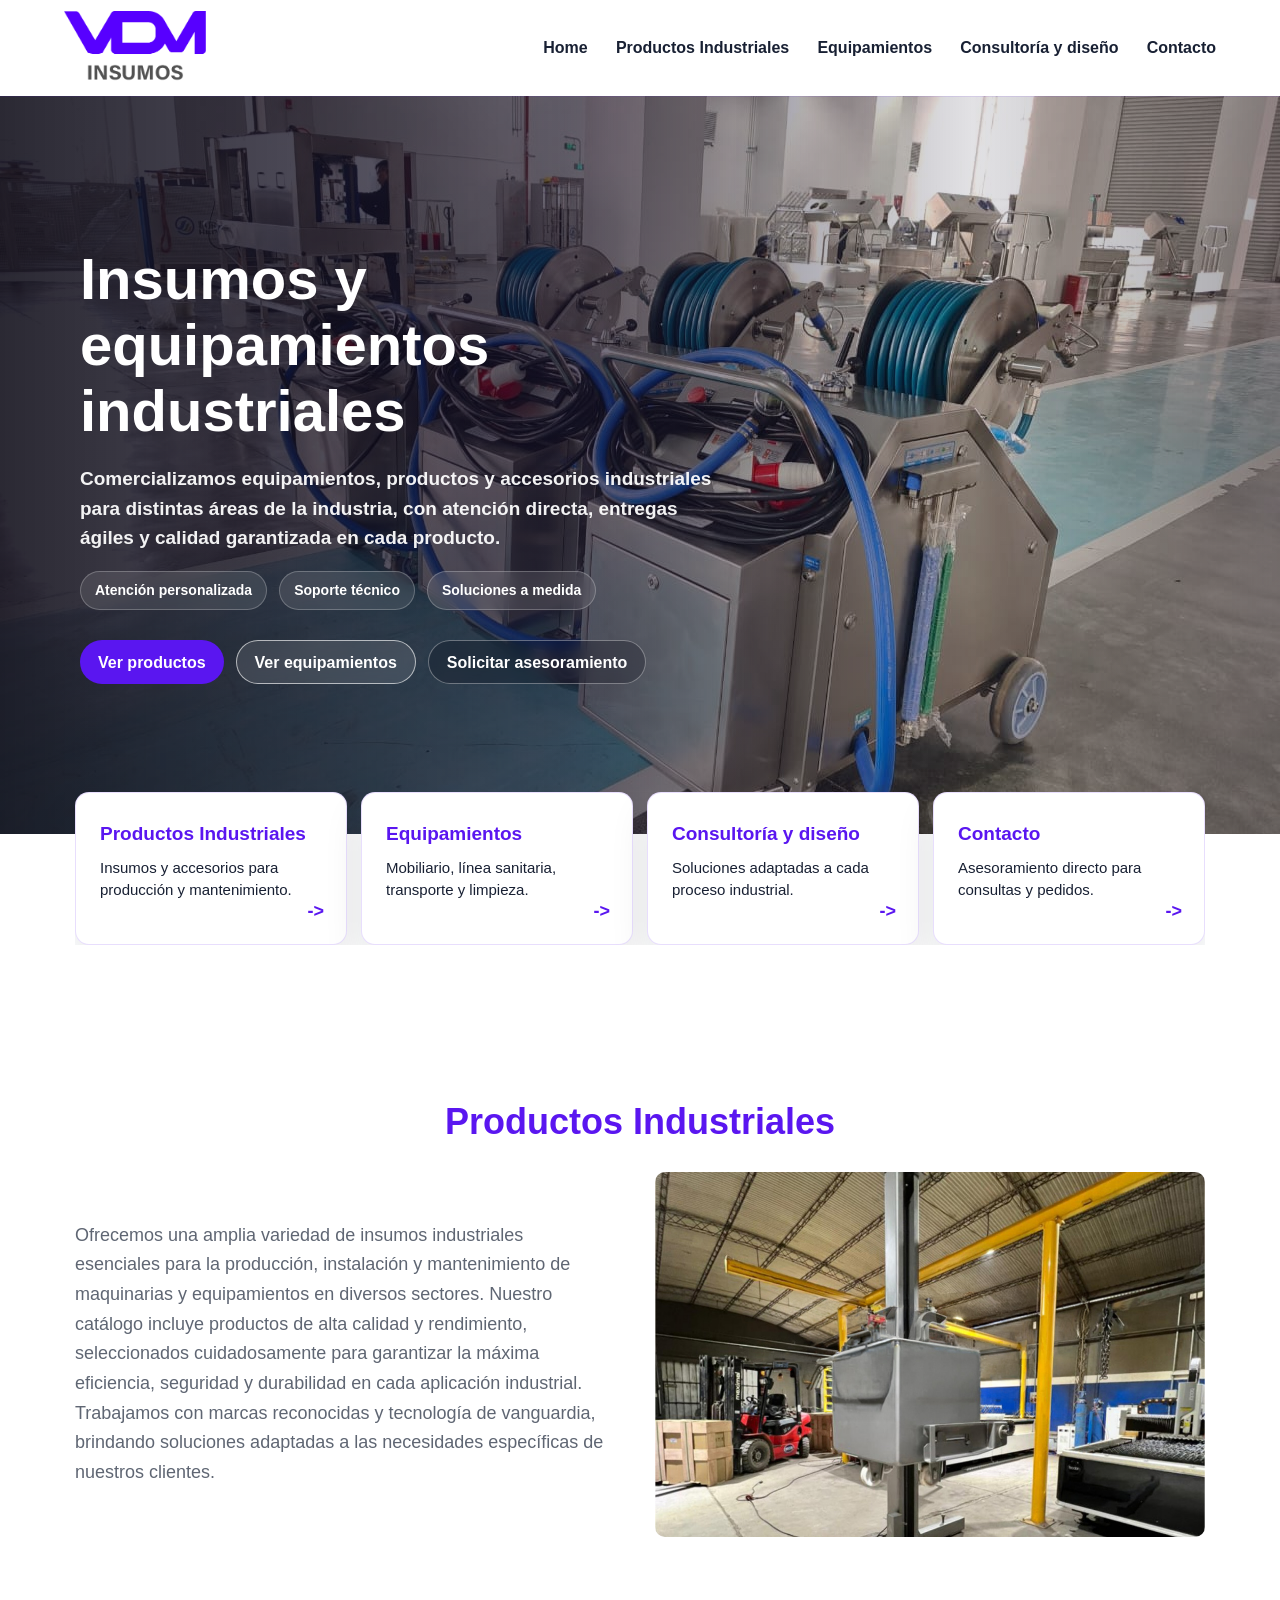
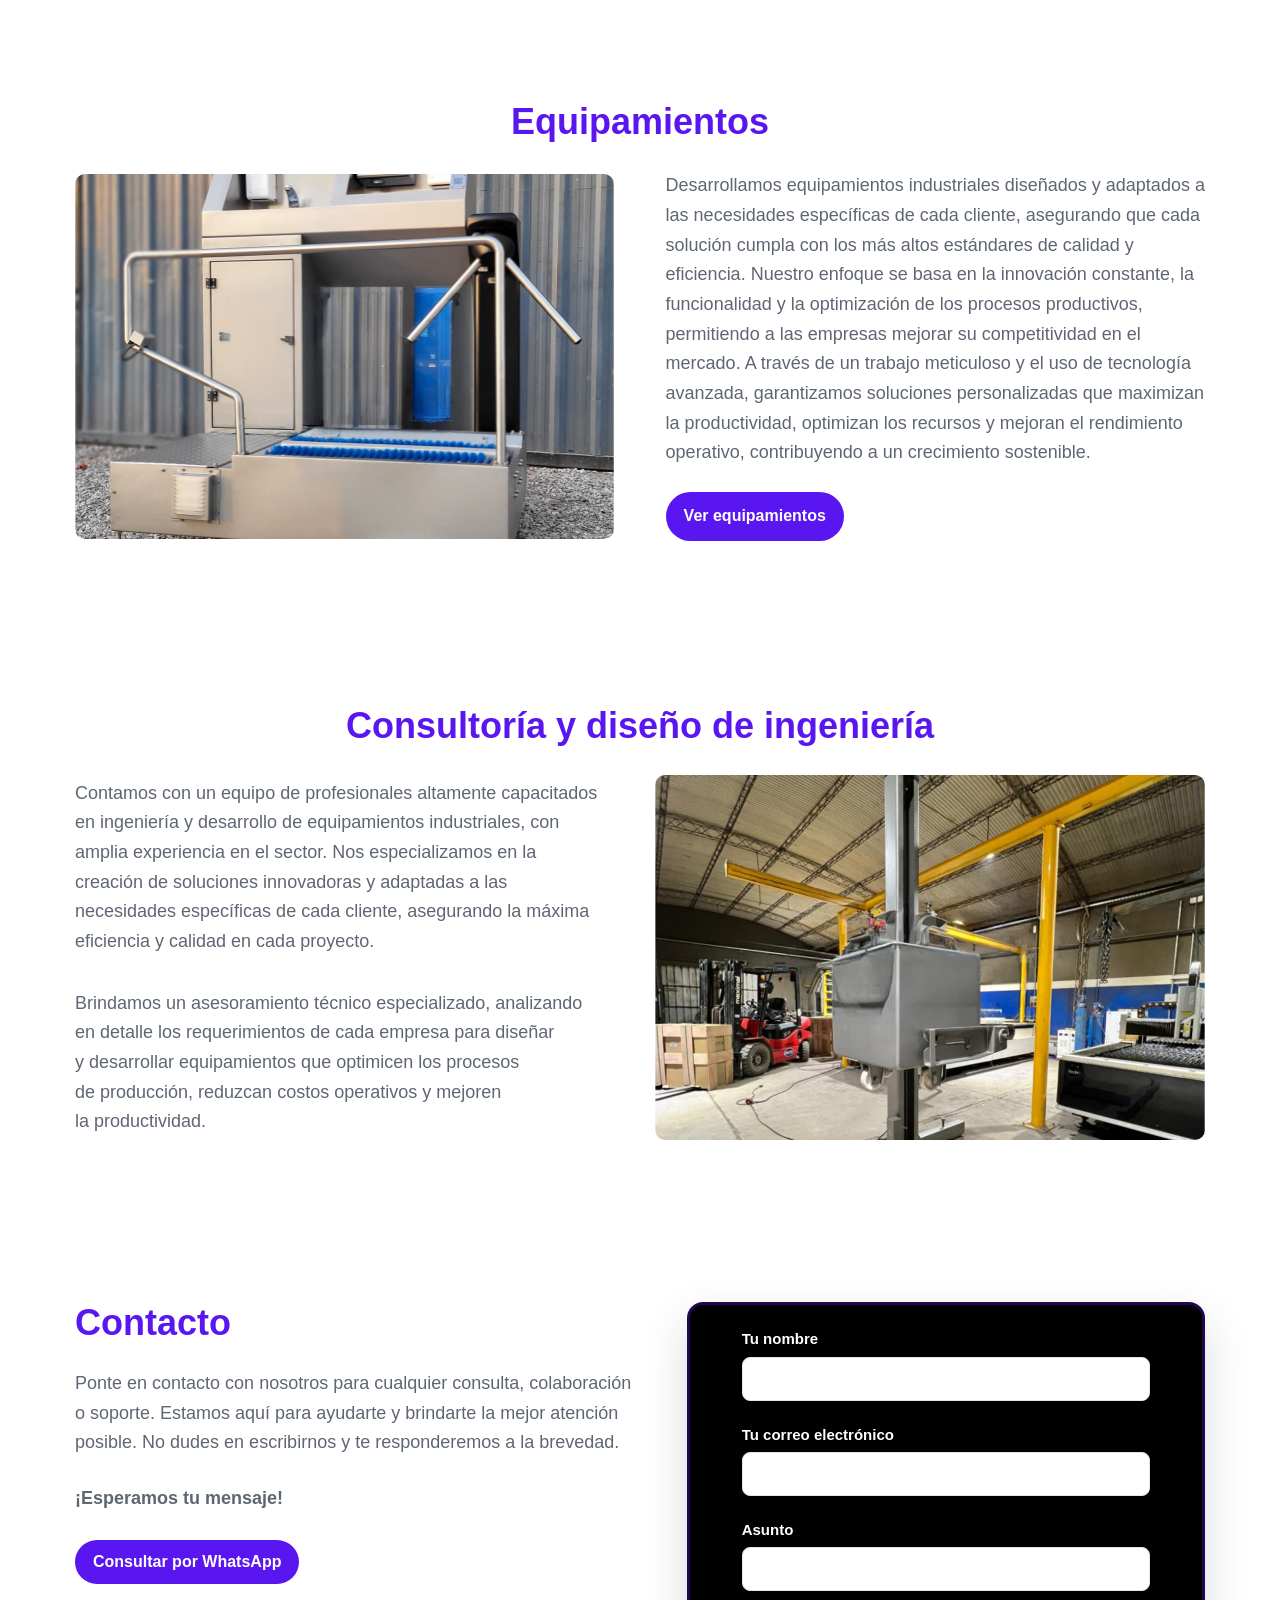
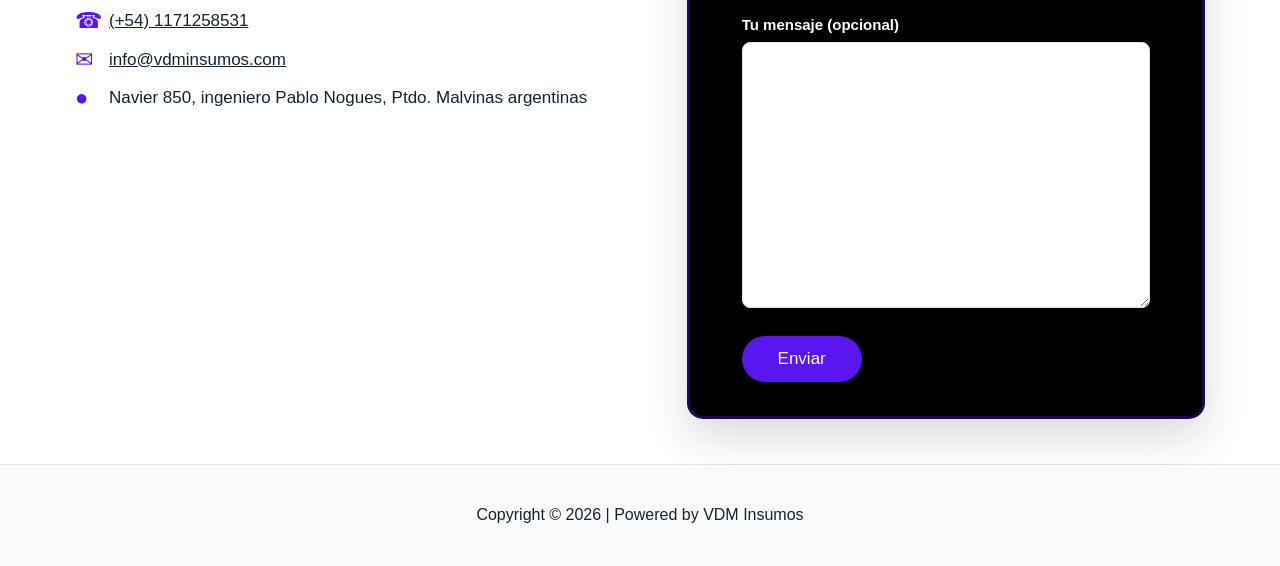
<file: index.html>
<!doctype html>
<html lang="es">
<head>
  <meta charset="utf-8">
  <meta name="viewport" content="width=device-width, initial-scale=1">
  <meta name="description" content="VDM Insumos comercializa equipamientos, productos y accesorios industriales con soporte tecnico y soluciones a medida.">
  <meta name="theme-color" content="#5a16f0">
  <title>VDM Insumos</title>
  <link rel="preconnect" href="https://vdminsumos.com">
  <link rel="preconnect" href="https://maps.google.com">
  <link rel="stylesheet" href="assets/css/styles.css?v=20260701-1">
  <link rel="stylesheet" href="assets/css/publish-overrides.css?v=20260911-1">
</head>
<body>
  <header class="site-header">
    <a class="brand" href="./" aria-label="VDM Insumos">
      <img src="assets/images/logo-vdm-insumos.png" alt="VDM Insumos" width="360" height="176">
    </a>

    <button class="menu-button" type="button" data-menu-button aria-expanded="false" aria-controls="site-nav">
      <span></span>
      <span></span>
      <span></span>
      <span class="sr-only">Abrir menu</span>
    </button>

    <nav class="site-nav" id="site-nav" data-nav aria-label="Principal">
      <a href="./">Home</a>
      <a href="productos-industriales.html">Productos Industriales</a>
      <a href="equipamientos.html">Equipamientos</a>
      <a href="#consultoria">Consultoría y diseño</a>
      <a href="#contacto">Contacto</a>
    </nav>
  </header>

  <main id="home">
    <section class="hero">
      <div class="hero__overlay"></div>
      <div class="hero__content">
        <h1 class="hero__title">Insumos y equipamientos industriales</h1>
        <p>Comercializamos equipamientos, productos y accesorios industriales para distintas áreas de la industria, con atención directa, entregas ágiles y calidad garantizada en cada producto.</p>
        <ul class="hero__points" aria-label="Beneficios principales">
          <li>Atención personalizada</li>
          <li>Soporte técnico</li>
          <li>Soluciones a medida</li>
        </ul>
        <div class="hero-actions">
          <a class="primary-button" href="productos-industriales.html">Ver productos</a>
          <a class="secondary-button" href="equipamientos.html">Ver equipamientos</a>
          <a class="secondary-button secondary-button--quiet" href="#contacto">Solicitar asesoramiento</a>
        </div>
      </div>
    </section>

    <section class="services-strip" aria-label="Servicios principales">
      <a href="productos-industriales.html">
        <span>Productos Industriales</span>
        <strong>Insumos y accesorios para producción y mantenimiento.</strong>
      </a>
      <a href="equipamientos.html">
        <span>Equipamientos</span>
        <strong>Mobiliario, línea sanitaria, transporte y limpieza.</strong>
      </a>
      <a href="#consultoria">
        <span>Consultoría y diseño</span>
        <strong>Soluciones adaptadas a cada proceso industrial.</strong>
      </a>
      <a href="#contacto">
        <span>Contacto</span>
        <strong>Asesoramiento directo para consultas y pedidos.</strong>
      </a>
    </section>

    <section class="content-section content-section--productos" id="productos-industriales" aria-labelledby="productos-title">
      <h1 id="productos-title">Productos Industriales</h1>
      <div class="two-column two-column--text-image">
        <div class="copy">
          <p>Ofrecemos una amplia variedad de insumos industriales esenciales para la producción, instalación y mantenimiento de maquinarias y equipamientos en diversos sectores. Nuestro catálogo incluye productos de alta calidad y rendimiento, seleccionados cuidadosamente para garantizar la máxima eficiencia, seguridad y durabilidad en cada aplicación industrial. Trabajamos con marcas reconocidas y tecnología de vanguardia, brindando soluciones adaptadas a las necesidades específicas de nuestros clientes.</p>
        </div>
        <img src="assets/images/industrial-hero.jpg" alt="Operarios trabajando con equipamiento industrial" width="1024" height="682" loading="lazy">
      </div>
    </section>

    <section class="content-section" id="equipamientos" aria-labelledby="equipamientos-title">
      <h2 id="equipamientos-title">Equipamientos</h2>
      <div class="two-column two-column--image-text">
        <img src="assets/images/equipamientos-hero.jpg" alt="Equipamiento sanitario industrial en acero inoxidable" width="1080" height="1080" loading="lazy">
        <div class="copy">
          <p>Desarrollamos equipamientos industriales diseñados y adaptados a las necesidades específicas de cada cliente, asegurando que cada solución cumpla con los más altos estándares de calidad y eficiencia. Nuestro enfoque se basa en la innovación constante, la funcionalidad y la optimización de los procesos productivos, permitiendo a las empresas mejorar su competitividad en el mercado. A través de un trabajo meticuloso y el uso de tecnología avanzada, garantizamos soluciones personalizadas que maximizan la productividad, optimizan los recursos y mejoran el rendimiento operativo, contribuyendo a un crecimiento sostenible.</p>
          <a class="section-link" href="equipamientos.html">Ver equipamientos</a>
        </div>
      </div>
    </section>

    <section class="content-section" id="consultoria" aria-labelledby="consultoria-title">
      <h2 id="consultoria-title">Consultoría y diseño de ingeniería</h2>
      <div class="two-column two-column--text-image">
        <div class="copy copy--stacked">
          <p>Contamos con un equipo de profesionales altamente capacitados en ingeniería y desarrollo de equipamientos industriales, con amplia experiencia en el sector. Nos especializamos en la creación de soluciones innovadoras y adaptadas a las necesidades específicas de cada cliente, asegurando la máxima eficiencia y calidad en cada proyecto.</p>
          <p>Brindamos un asesoramiento técnico especializado, analizando en detalle los requerimientos de cada empresa para diseñar y desarrollar equipamientos que optimicen los procesos de producción, reduzcan costos operativos y mejoren la productividad.</p>
        </div>
        <img src="assets/images/industrial-hero.jpg" alt="Solución industrial desarrollada a medida" width="1080" height="1080" loading="lazy">
      </div>
    </section>

    <section class="contact-section" id="contacto" aria-labelledby="contact-title">
      <div class="contact-info">
        <h2 id="contact-title">Contacto</h2>
        <p>Ponte en contacto con nosotros para cualquier consulta, colaboración o soporte. Estamos aquí para ayudarte y brindarte la mejor atención posible. No dudes en escribirnos y te responderemos a la brevedad.</p>
        <p class="contact-info__strong">¡Esperamos tu mensaje!</p>
        <a class="whatsapp-link" href="https://wa.me/541171258531?text=Hola%2C%20quiero%20hacer%20una%20consulta%20desde%20la%20web%20de%20VDM%20Insumos." target="_blank" rel="noopener">Consultar por WhatsApp</a>

        <ul class="contact-list">
          <li>
            <span class="contact-icon" aria-hidden="true">☎</span>
            <a href="tel:+541171258531">(+54) 1171258531</a>
          </li>
          <li>
            <span class="contact-icon" aria-hidden="true">✉</span>
            <a href="mailto:info@vdminsumos.com">info@vdminsumos.com</a>
          </li>
          <li>
            <span class="contact-icon" aria-hidden="true">●</span>
            <span>Navier 850, ingeniero Pablo Nogues, Ptdo. Malvinas argentinas</span>
          </li>
        </ul>

        <iframe class="map" loading="lazy" src="https://maps.google.com/maps?q=Navier%20850%2C%20ingeniero%20Pablo%20Nogues%2C%20Ptdo.%20Malvinas%20argentinas&amp;t=m&amp;z=11&amp;output=embed&amp;iwloc=near" title="Navier 850, ingeniero Pablo Nogues, Ptdo. Malvinas argentinas"></iframe>
      </div>

      <form class="contact-form" action="mailto:info@vdminsumos.com" method="post" enctype="text/plain">
        <label>
          Tu nombre
          <input type="text" name="nombre" autocomplete="name">
        </label>
        <label>
          Tu correo electrónico
          <input type="email" name="email" autocomplete="email">
        </label>
        <label>
          Asunto
          <input type="text" name="asunto">
        </label>
        <label>
          Tu mensaje (opcional)
          <textarea name="mensaje" rows="8"></textarea>
        </label>
        <button type="submit">Enviar</button>
      </form>
    </section>
  </main>

  <footer class="site-footer">
    <p>Copyright © 2026 | Powered by VDM Insumos</p>
  </footer>

  <script src="assets/js/app.js" defer></script>
</body>
</html>
</file>
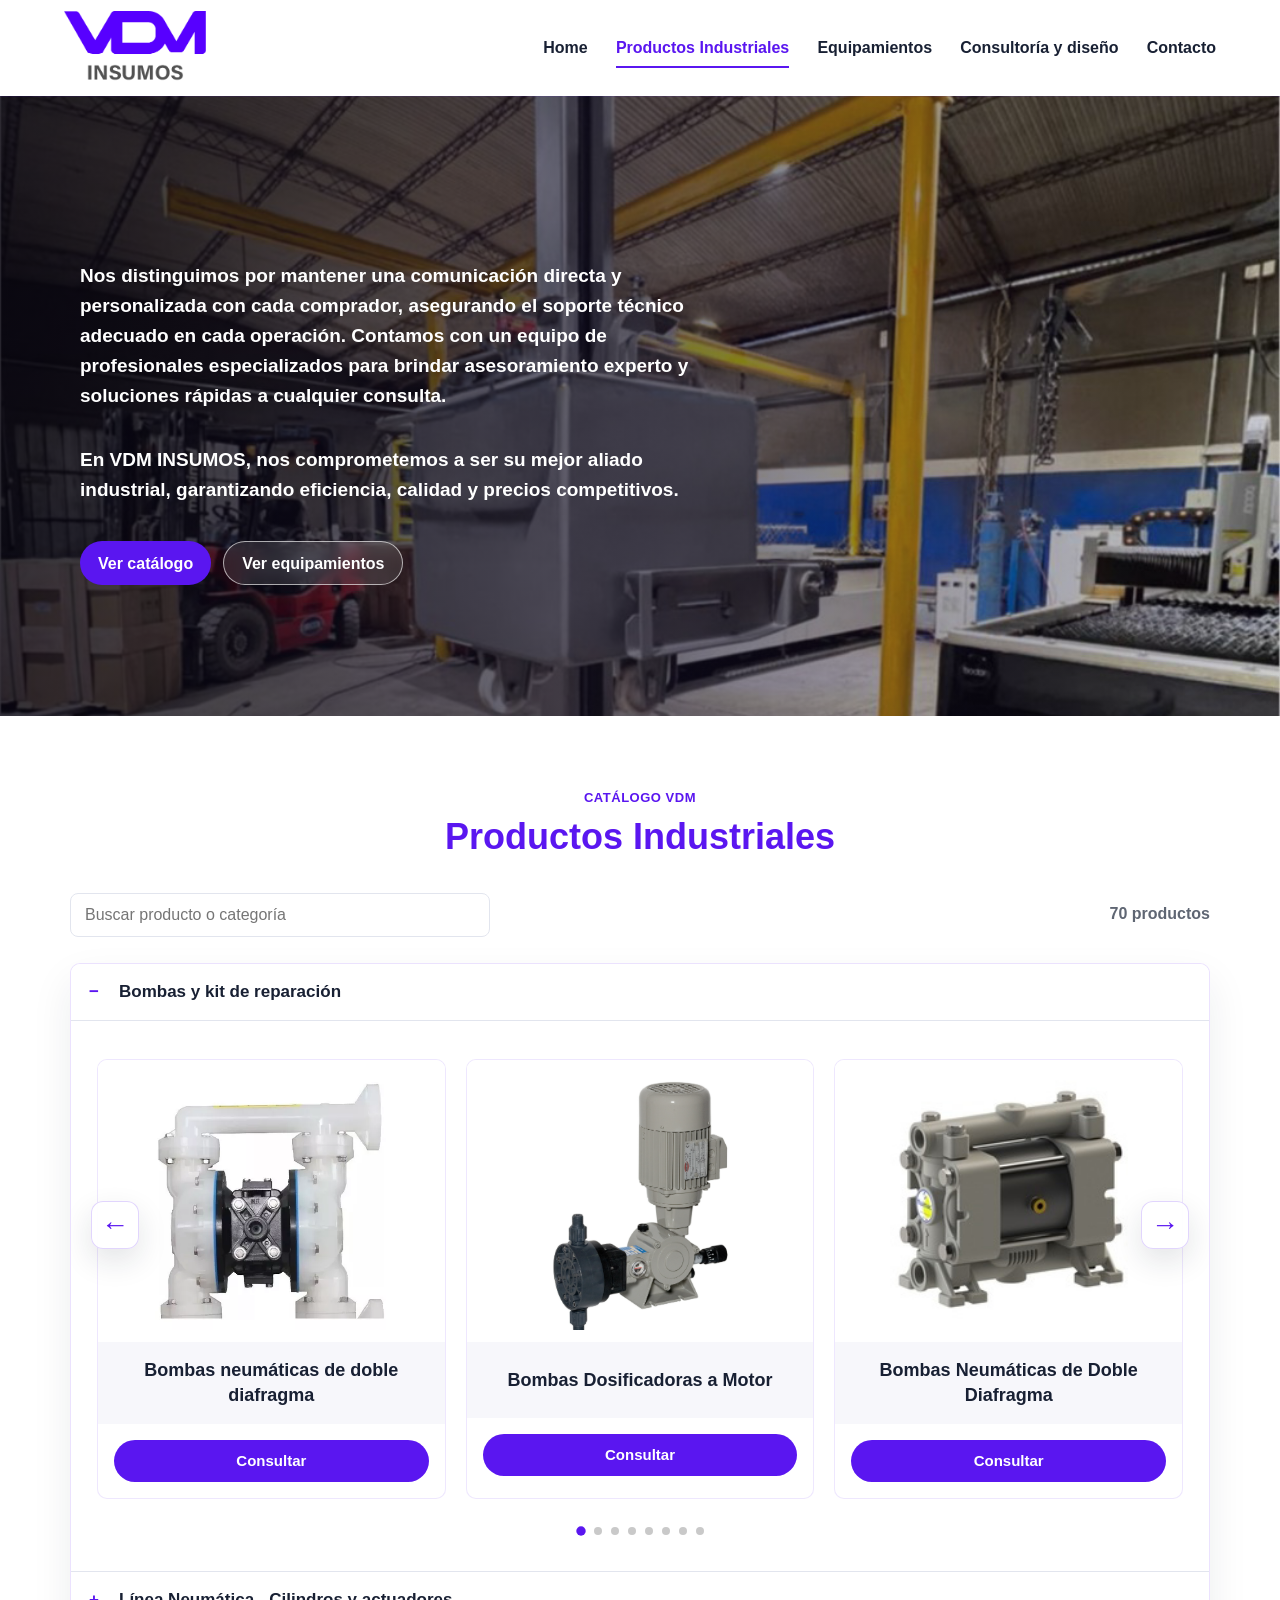
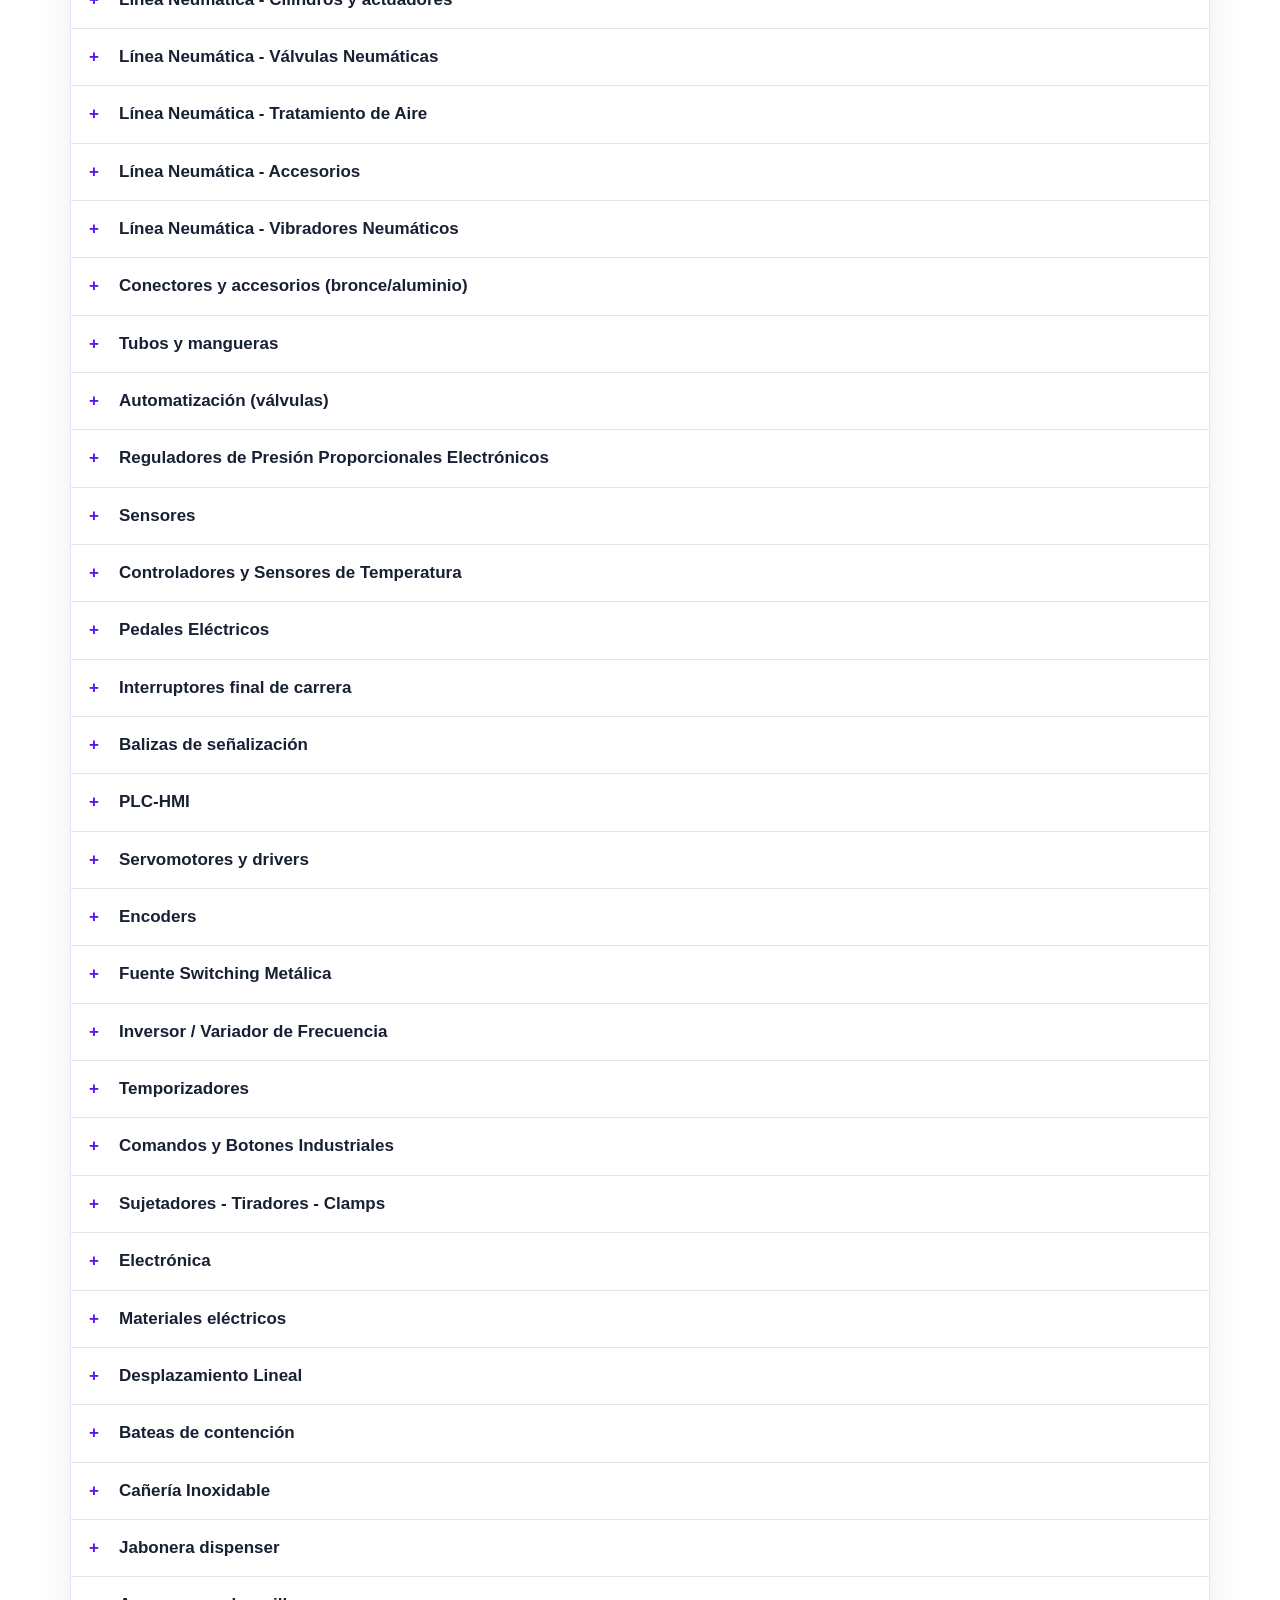
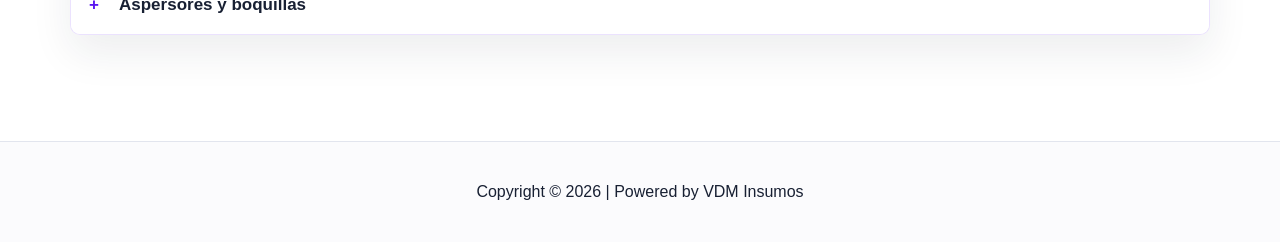
<file: productos-industriales.html>
<!doctype html>
<html lang="es">
<head>
  <meta charset="utf-8">
  <meta name="viewport" content="width=device-width, initial-scale=1">
  <meta name="description" content="Productos industriales VDM Insumos: bombas, linea neumatica, automatizacion, sensores, materiales electricos y accesorios industriales.">
  <meta name="theme-color" content="#5a16f0">
  <title>Productos Industriales | VDM Insumos</title>
  <link rel="preconnect" href="https://vdminsumos.com">
  <link rel="stylesheet" href="assets/css/styles.css?v=20260701-1">
  <link rel="stylesheet" href="assets/css/publish-overrides.css?v=20260911-1">
</head>
<body>
  <header class="site-header">
    <a class="brand" href="./" aria-label="VDM Insumos">
      <img src="assets/images/logo-vdm-insumos.png" alt="VDM Insumos" width="360" height="176">
    </a>

    <button class="menu-button" type="button" data-menu-button aria-expanded="false" aria-controls="site-nav">
      <span></span>
      <span></span>
      <span></span>
      <span class="sr-only">Abrir menu</span>
    </button>

    <nav class="site-nav" id="site-nav" data-nav aria-label="Principal">
      <a href="./">Home</a>
      <a href="productos-industriales.html" aria-current="page">Productos Industriales</a>
      <a href="equipamientos.html">Equipamientos</a>
      <a href="index.html#consultoria">Consultoría y diseño</a>
      <a href="index.html#contacto">Contacto</a>
    </nav>
  </header>

  <main>
    <section class="industrial-hero">
      <div class="industrial-hero__content">
        <p>Nos distinguimos por mantener una <strong>comunicación directa y personalizada</strong> con cada comprador, asegurando el soporte técnico adecuado en cada operación. Contamos con un equipo de profesionales <strong>especializados</strong> para brindar asesoramiento experto y soluciones rápidas a cualquier consulta.</p>
        <p>En <strong>VDM INSUMOS</strong>, nos comprometemos a ser su mejor aliado industrial, garantizando <strong>eficiencia, calidad y precios competitivos.</strong></p>
        <div class="hero-actions">
          <a class="primary-button" href="#industrial-title">Ver catálogo</a>
          <a class="secondary-button" href="equipamientos.html">Ver equipamientos</a>
        </div>
      </div>
    </section>

    <section class="industrial-catalog" aria-labelledby="industrial-title">
      <div class="section-heading">
        <p>Catálogo VDM</p>
        <h1 id="industrial-title">Productos Industriales</h1>
      </div>
      <div class="industrial-tools">
        <label class="industrial-search">
          <span class="sr-only">Buscar producto industrial</span>
          <input type="search" id="industrial-search" placeholder="Buscar producto o categoría" autocomplete="off">
        </label>
        <p id="industrial-count" aria-live="polite"></p>
      </div>
      <div class="accordion-list" id="industrial-accordion"></div>
      <p class="empty-state industrial-empty" id="industrial-empty" hidden>No encontramos productos con esa búsqueda.</p>
    </section>
  </main>

  <footer class="site-footer">
    <p>Copyright © 2026 | Powered by VDM Insumos</p>
  </footer>

  <script src="assets/js/industrial-data.js?v=20260701-5" defer></script>
  <script src="assets/js/industrial.js?v=20260701-4" defer></script>
</body>
</html>
</file>
<file: assets/css/styles.css>
﻿:root {
  --blue: #5a16f0;
  --blue-dark: #3e0fb4;
  --text: #5f6673;
  --ink: #182033;
  --dark: #050505;
  --white: #ffffff;
  --line: #e2e5ee;
  --soft: #f7f7fb;
  --violet-soft: #f1ecff;
  --max: 1130px;
  font-family: "Poppins", "Montserrat", Arial, sans-serif;
  color: var(--text);
  background: var(--white);
}

* {
  box-sizing: border-box;
}

html {
  scroll-behavior: smooth;
}

body {
  margin: 0;
  background: var(--white);
  color: var(--text);
}

img {
  display: block;
  max-width: 100%;
  height: auto;
}

a {
  color: inherit;
}

.site-header {
  position: sticky;
  top: 0;
  z-index: 20;
  display: grid;
  grid-template-columns: 360px 1fr;
  align-items: center;
  min-height: 110px;
  padding: 0 clamp(24px, 12vw, 350px);
  background: var(--white);
  box-shadow: 0 1px 0 rgba(24, 32, 51, 0.08);
}

.brand {
  display: inline-flex;
  width: 154px;
  text-decoration: none;
}

.brand img {
  width: 154px;
  height: auto;
}

.site-nav {
  display: flex;
  justify-content: flex-end;
  gap: clamp(22px, 2.5vw, 42px);
  color: var(--ink);
  font-size: 17px;
  font-weight: 500;
}

.site-nav a {
  color: var(--ink);
  text-decoration: none;
  text-underline-offset: 8px;
}

.site-nav a:hover,
.site-nav a:focus-visible,
.site-nav a[aria-current="page"] {
  color: var(--blue);
  text-decoration: underline;
}

.menu-button {
  display: none;
}

.hero {
  position: relative;
  min-height: 696px;
  background:
    linear-gradient(90deg, rgba(0, 0, 0, 0.78) 0%, rgba(0, 0, 0, 0.58) 42%, rgba(0, 0, 0, 0.2) 72%, rgba(0, 0, 0, 0.55) 100%),
    url("../../wp-content/uploads/2025/03/two-workers-cleaning-machines-at-factory-2023-11-27-05-33-16-utc-2048x1365.jpg") center / cover no-repeat;
}

.industrial-hero {
  min-height: 682px;
  background:
    linear-gradient(90deg, rgba(8, 6, 18, 0.78), rgba(18, 13, 37, 0.5), rgba(18, 13, 37, 0.16)),
    url("../../wp-content/uploads/2025/03/male-holding-walkie-talkie-and-tablet-quality-cont-2025-03-06-16-05-19-utc-1024x682.png") center / cover no-repeat;
}

.equip-hero {
  min-height: 520px;
  background:
    linear-gradient(90deg, rgba(0, 0, 0, 0.72), rgba(0, 0, 0, 0.48), rgba(0, 0, 0, 0.18)),
    url("../../wp-content/uploads/2025/03/two-workers-cleaning-machines-at-factory-2023-11-27-05-33-16-utc-2048x1365.jpg") center / cover no-repeat;
}

.industrial-hero__content {
  display: grid;
  gap: 34px;
  width: min(100% - 40px, 1120px);
  margin: 0 auto;
  padding-top: 190px;
}

.industrial-hero__content p {
  max-width: 590px;
  margin: 0;
  color: var(--white);
  font-size: 20px;
  font-weight: 600;
  line-height: 1.48;
  text-align: justify;
}

.equip-hero__content {
  width: min(100% - 40px, 1120px);
  margin: 0 auto;
  padding-top: 170px;
}

.equip-hero__content p {
  max-width: 650px;
  margin: 0;
  color: var(--white);
  font-size: 22px;
  font-weight: 700;
  line-height: 1.48;
  text-align: justify;
}

.hero-actions {
  display: flex;
  flex-wrap: wrap;
  gap: 12px;
  margin-top: 2px;
}

.primary-button,
.secondary-button,
.whatsapp-link,
.card-action {
  display: inline-flex;
  min-height: 44px;
  align-items: center;
  justify-content: center;
  padding: 11px 18px;
  border-radius: 6px;
  text-decoration: none;
  font-size: 16px;
  font-weight: 800;
  line-height: 1.2;
}

.primary-button,
.whatsapp-link,
.card-action {
  color: var(--white);
  background: var(--blue);
}

.primary-button:hover,
.primary-button:focus-visible,
.whatsapp-link:hover,
.whatsapp-link:focus-visible,
.card-action:hover,
.card-action:focus-visible {
  background: var(--blue-dark);
}

.secondary-button {
  color: var(--white);
  border: 1px solid rgba(255, 255, 255, 0.72);
  background: rgba(255, 255, 255, 0.08);
}

.secondary-button:hover,
.secondary-button:focus-visible {
  background: rgba(255, 255, 255, 0.18);
}

.hero__content {
  position: relative;
  z-index: 1;
  width: min(100% - 40px, 1120px);
  margin: 0 auto;
  padding-top: 238px;
}

.hero__content p {
  max-width: 555px;
  margin: 0;
  color: var(--white);
  font-size: 20px;
  font-weight: 600;
  line-height: 1.5;
  text-align: justify;
}

.services-strip {
  position: relative;
  z-index: 2;
  display: grid;
  grid-template-columns: repeat(3, minmax(0, 1fr));
  width: min(100% - 40px, var(--max));
  margin: -54px auto 38px;
  background: var(--white);
  border: 1px solid var(--line);
  box-shadow: 0 16px 34px rgba(24, 32, 51, 0.08);
}

.services-strip a {
  display: grid;
  gap: 8px;
  min-height: 128px;
  align-content: center;
  padding: 24px;
  color: var(--text);
  text-decoration: none;
}

.services-strip a + a {
  border-left: 1px solid var(--line);
}

.services-strip span {
  color: var(--blue);
  font-size: 19px;
  font-weight: 800;
}

.services-strip strong {
  color: #314060;
  font-size: 15px;
  font-weight: 500;
  line-height: 1.45;
}

.services-strip a:hover,
.services-strip a:focus-visible {
  background: var(--soft);
}

.content-section {
  width: min(100% - 40px, var(--max));
  margin: 0 auto;
  padding: 86px 0 80px;
}

.content-section--productos {
  padding-top: 116px;
}

h1,
h2 {
  margin: 0 0 34px;
  color: var(--blue);
  font-size: 32px;
  font-weight: 800;
  line-height: 1.18;
  text-align: center;
}

.two-column {
  display: grid;
  grid-template-columns: 1fr 1fr;
  gap: 20px;
  align-items: center;
}

.two-column--text-image {
  grid-template-columns: 0.98fr 1.02fr;
}

.two-column--image-text {
  grid-template-columns: 1fr 1fr;
}

.two-column img {
  width: 100%;
  height: 365px;
  object-fit: cover;
}

.copy p {
  margin: 0;
  color: var(--text);
  font-size: 20px;
  font-weight: 400;
  line-height: 1.48;
  text-align: justify;
}

.copy--stacked {
  display: grid;
  gap: 32px;
}

.section-link {
  display: inline-flex;
  width: fit-content;
  margin-top: 24px;
  padding: 12px 18px;
  color: var(--white);
  background: var(--blue);
  border-radius: 6px;
  text-decoration: none;
  font-size: 16px;
  font-weight: 700;
}

.section-link:hover,
.section-link:focus-visible {
  background: var(--blue-dark);
}

.contact-section {
  display: grid;
  grid-template-columns: 0.92fr 0.84fr;
  gap: 44px;
  width: min(100% - 40px, var(--max));
  margin: 90px auto 20px;
  align-items: start;
}

.contact-info h2 {
  margin-bottom: 24px;
  text-align: left;
}

.contact-info p {
  max-width: 620px;
  margin: 0 0 26px;
  color: var(--text);
  font-size: 18px;
  line-height: 1.5;
}

.contact-info__strong {
  font-weight: 800;
}

.contact-list {
  display: grid;
  gap: 16px;
  margin: 26px 0 26px;
  padding: 0;
  list-style: none;
}

.contact-list li {
  display: grid;
  grid-template-columns: 22px 1fr;
  gap: 12px;
  align-items: start;
  color: #314060;
  font-size: 17px;
  line-height: 1.35;
}

.contact-list a {
  color: #314060;
}

.contact-icon {
  color: var(--blue);
  font-size: 22px;
  line-height: 1;
}

.map {
  width: 100%;
  height: 300px;
  border: 0;
}

.contact-form {
  display: grid;
  gap: 22px;
  min-height: 666px;
  padding: 22px 52px 34px;
  color: var(--white);
  background: #000;
  border: 3px solid #29364b;
  border-radius: 14px;
  box-shadow: 0 16px 34px rgba(24, 32, 51, 0.1);
}

.contact-form label {
  display: grid;
  gap: 6px;
  color: var(--white);
  font-size: 15px;
  font-weight: 800;
}

.contact-form input,
.contact-form textarea {
  width: 100%;
  padding: 10px 12px;
  color: #111;
  background: var(--white);
  border: 0;
  border-radius: 3px;
  font: inherit;
}

.contact-form input {
  height: 44px;
}

.contact-form textarea {
  min-height: 266px;
  resize: vertical;
}

.contact-form button {
  width: 120px;
  height: 46px;
  margin-top: 6px;
  color: var(--white);
  background: var(--blue);
  border: 0;
  border-radius: 7px;
  cursor: pointer;
  font-size: 17px;
  font-weight: 500;
}

.contact-form button:hover,
.contact-form button:focus-visible {
  background: var(--blue-dark);
}

.site-footer {
  margin-top: 20px;
  padding: 38px 20px;
  color: var(--ink);
  border-top: 1px solid var(--line);
  text-align: center;
}

.site-footer p {
  margin: 0;
}

.industrial-catalog {
  width: min(100% - 40px, 1140px);
  margin: 0 auto;
  padding: 64px 0 86px;
}

.industrial-tools {
  display: grid;
  grid-template-columns: minmax(240px, 420px) 1fr;
  gap: 16px;
  align-items: center;
  margin-bottom: 18px;
}

.industrial-search input {
  width: 100%;
  height: 44px;
  padding: 10px 14px;
  border: 1px solid var(--line);
  border-radius: 6px;
  color: #111;
  font: inherit;
}

.industrial-tools p {
  margin: 0;
  color: var(--text);
  font-weight: 600;
  text-align: right;
}

.accordion-list {
  border: 1px solid var(--line);
  background: var(--white);
  box-shadow: 0 16px 34px rgba(24, 32, 51, 0.08);
}

.accordion-item + .accordion-item {
  border-top: 1px solid var(--line);
}

.accordion-trigger {
  display: flex;
  width: 100%;
  align-items: center;
  gap: 12px;
  padding: 15px 18px;
  color: #151515;
  background: var(--white);
  border: 0;
  cursor: pointer;
  font: inherit;
  font-size: 17px;
  font-weight: 700;
  text-align: left;
}

.accordion-trigger:hover,
.accordion-trigger:focus-visible {
  background: var(--soft);
}

.accordion-sign {
  width: 18px;
  color: #202020;
  font-weight: 900;
}

.accordion-panel {
  position: relative;
  min-height: 500px;
  padding: 38px 26px 36px;
  border-top: 1px solid var(--line);
}

.industrial-carousel__track {
  display: grid;
  grid-template-columns: repeat(3, minmax(0, 1fr));
  gap: 20px;
}

.industrial-card {
  min-width: 0;
  text-align: center;
  border: 1px solid #edf0f5;
  background: var(--white);
}

.industrial-card img {
  width: 100%;
  height: 282px;
  padding: 12px;
  object-fit: contain;
  background: var(--white);
}

.industrial-card__title {
  display: grid;
  min-height: 76px;
  margin: 0;
  padding: 16px 18px;
  place-items: center;
  color: #000;
  background: #f1f3f7;
  font-size: 18px;
  font-weight: 600;
  line-height: 1.38;
  text-align: center;
}

.industrial-card__description {
  margin: 14px 16px 0;
  color: var(--text);
  font-size: 15px;
  line-height: 1.45;
  text-align: left;
}

.card-action {
  width: calc(100% - 32px);
  margin: 16px;
  min-height: 42px;
  font-size: 15px;
}

.carousel-arrow {
  position: absolute;
  top: 180px;
  z-index: 2;
  display: grid;
  width: 52px;
  height: 52px;
  place-items: center;
  background: rgba(255, 255, 255, 0.86);
  border: 0;
  cursor: pointer;
  color: #000;
  font-size: 34px;
  line-height: 1;
}

.carousel-arrow--prev {
  left: 20px;
}

.carousel-arrow--next {
  right: 20px;
  color: var(--white);
  background: #000;
}

.carousel-dots {
  display: flex;
  justify-content: center;
  gap: 9px;
  margin-top: 28px;
}

.carousel-dot {
  width: 8px;
  height: 8px;
  padding: 0;
  background: #c9c9c9;
  border: 0;
  border-radius: 50%;
}

.carousel-dot.is-active {
  background: #000;
}

.industrial-empty {
  margin-top: 18px;
}

.equip-catalog {
  width: min(100% - 40px, 1140px);
  margin: 0 auto;
  padding: 68px 0 86px;
}

.section-heading {
  margin-bottom: 30px;
  text-align: center;
}

.section-heading p {
  margin: 0 0 8px;
  color: var(--blue);
  font-size: 15px;
  font-weight: 800;
  letter-spacing: 0;
  text-transform: uppercase;
}

.section-heading h1 {
  margin-bottom: 0;
}

.equip-tools {
  display: grid;
  grid-template-columns: 1fr minmax(250px, 330px);
  gap: 18px;
  align-items: center;
  margin-bottom: 22px;
}

.equip-tabs {
  display: grid;
  grid-template-columns: repeat(4, minmax(0, 1fr));
  gap: 12px;
}

.equip-tab {
  display: grid;
  gap: 8px;
  min-height: 92px;
  align-content: center;
  padding: 16px;
  color: var(--ink);
  background: var(--white);
  border: 1px solid var(--line);
  border-radius: 8px;
  cursor: pointer;
  font: inherit;
  font-weight: 700;
  text-align: left;
}

.equip-tab span {
  font-size: 17px;
  line-height: 1.25;
}

.equip-tab strong {
  color: var(--text);
  font-size: 13px;
  font-weight: 700;
}

.equip-tab.is-active,
.equip-tab:hover,
.equip-tab:focus-visible {
  color: var(--white);
  background: var(--blue);
  border-color: var(--blue);
}

.equip-tab.is-active strong,
.equip-tab:hover strong,
.equip-tab:focus-visible strong {
  color: rgba(255, 255, 255, 0.82);
}

.equip-search input {
  border-radius: 6px;
}

.equip-summary {
  display: grid;
  grid-template-columns: 1fr auto;
  gap: 18px;
  align-items: start;
  margin-bottom: 26px;
}

.equip-summary p {
  margin: 0;
  color: var(--text);
  font-size: 17px;
  line-height: 1.45;
}

.equip-summary p:last-child {
  color: var(--blue);
  font-weight: 800;
  white-space: nowrap;
}

.equip-grid {
  display: grid;
  grid-template-columns: repeat(3, minmax(0, 1fr));
  gap: 26px;
}

.equip-card {
  display: grid;
  grid-template-rows: 290px 1fr;
  min-width: 0;
  border: 1px solid var(--line);
  background: var(--white);
  box-shadow: 0 12px 28px rgba(24, 32, 51, 0.06);
  transition: transform 180ms ease, box-shadow 180ms ease;
}

.equip-card:hover {
  transform: translateY(-3px);
  box-shadow: 0 18px 36px rgba(24, 32, 51, 0.1);
}

.equip-card__media {
  display: grid;
  place-items: center;
  padding: 18px;
  background: #fff;
}

.equip-card__media img {
  width: 100%;
  height: 100%;
  object-fit: contain;
}

.equip-card__body {
  display: grid;
  gap: 10px;
  align-content: start;
  min-height: 206px;
  padding: 20px;
  background: #f4f5f7;
}

.equip-card h2 {
  margin: 0;
  color: #000;
  font-size: 20px;
  line-height: 1.28;
  text-align: left;
}

.equip-card p {
  margin: 0;
  color: var(--text);
  font-size: 15px;
  line-height: 1.45;
}

.sr-only {
  position: absolute;
  width: 1px;
  height: 1px;
  padding: 0;
  margin: -1px;
  overflow: hidden;
  clip: rect(0, 0, 0, 0);
  white-space: nowrap;
  border: 0;
}

@media (max-width: 1300px) {
  .site-header {
    padding-inline: clamp(24px, 5vw, 90px);
    grid-template-columns: 220px 1fr;
  }
}

@media (max-width: 920px) {
  .site-header {
    position: relative;
    grid-template-columns: 154px 44px;
    justify-content: space-between;
    min-height: 90px;
  }

  .menu-button {
    display: inline-grid;
    width: 44px;
    height: 44px;
    place-content: center;
    gap: 5px;
    background: var(--white);
    border: 1px solid var(--line);
    border-radius: 6px;
  }

  .menu-button span:not(.sr-only) {
    width: 22px;
    height: 2px;
    background: var(--ink);
  }

  .site-nav {
    position: absolute;
    top: 90px;
    right: 20px;
    left: 20px;
    z-index: 5;
    display: none;
    flex-direction: column;
    gap: 0;
    padding: 10px;
    background: var(--white);
    border: 1px solid var(--line);
    box-shadow: 0 18px 34px rgba(0, 0, 0, 0.14);
  }

  .site-nav.is-open {
    display: flex;
  }

  .site-nav a {
    padding: 12px;
  }

  .hero {
    min-height: 560px;
  }

  .industrial-hero {
    min-height: 540px;
  }

  .equip-hero {
    min-height: 460px;
  }

  .hero__content {
    padding-top: 170px;
  }

  .industrial-hero__content {
    padding-top: 140px;
  }

  .equip-hero__content {
    padding-top: 130px;
  }

  .hero__content p {
    font-size: 18px;
  }

  .services-strip {
    grid-template-columns: 1fr;
    margin-top: 24px;
  }

  .services-strip a + a {
    border-top: 1px solid var(--line);
    border-left: 0;
  }

  .two-column,
  .two-column--text-image,
  .two-column--image-text,
  .contact-section {
    grid-template-columns: 1fr;
  }

  .two-column img {
    height: auto;
  }

  .contact-form {
    min-height: 0;
  }

  .industrial-tools,
  .industrial-carousel__track,
  .equip-summary,
  .equip-grid {
    grid-template-columns: 1fr;
  }

  .equip-tools,
  .equip-tabs {
    grid-template-columns: 1fr 1fr;
  }

  .industrial-tools p {
    text-align: left;
  }

  .accordion-panel {
    min-height: 0;
    padding-inline: 18px;
  }

  .industrial-card img {
    height: 240px;
  }

  .equip-card {
    grid-template-rows: 260px 1fr;
  }

  .carousel-arrow {
    top: 170px;
    width: 46px;
    height: 46px;
    font-size: 30px;
  }
}

@media (max-width: 560px) {
  .content-section {
    padding-block: 58px;
  }

  h1,
  h2 {
    font-size: 28px;
  }

  .copy p,
  .hero__content p,
  .equip-hero__content p {
    font-size: 17px;
    text-align: left;
  }

  .hero-actions {
    flex-direction: column;
    align-items: stretch;
  }

  .primary-button,
  .secondary-button {
    width: 100%;
  }

  .equip-tools,
  .equip-tabs {
    grid-template-columns: 1fr;
  }

  .contact-form {
    padding: 22px;
  }
}

/* Equipamientos title and filter layout fix */
.equip-catalog {
  scroll-margin-top: 120px;
}

#equip-title,
#industrial-title {
  scroll-margin-top: 130px;
}

.equip-tools {
  grid-template-columns: 1fr;
  gap: 18px;
  align-items: stretch;
}

.equip-search {
  width: min(100%, 460px);
  justify-self: end;
}

.equip-tabs {
  grid-template-columns: repeat(4, minmax(0, 1fr));
  width: 100%;
}

.equip-tab {
  min-height: 112px;
  padding: 20px 18px;
}

.equip-tab span {
  max-width: 100%;
  font-size: 17px;
  line-height: 1.22;
  overflow-wrap: anywhere;
  text-wrap: balance;
}

.equip-tab strong {
  align-self: end;
}

@media (max-width: 1100px) {
  .equip-tabs {
    grid-template-columns: repeat(2, minmax(0, 1fr));
  }

  .equip-search {
    justify-self: stretch;
  }
}

@media (max-width: 560px) {
  .equip-tabs {
    grid-template-columns: 1fr;
  }

  .equip-tab {
    min-height: 86px;
  }
}

/* Equipamientos interaction polish */
.equip-card {
  position: relative;
  border-color: rgba(90, 22, 240, 0.13);
  transition:
    border-color 180ms ease,
    box-shadow 180ms ease,
    transform 180ms ease;
}

.equip-card::after {
  content: "";
  position: absolute;
  inset: 0;
  pointer-events: none;
  border: 1px solid transparent;
  border-radius: inherit;
  transition: border-color 180ms ease;
}

.equip-card:hover,
.equip-card:focus-within {
  transform: translateY(-5px);
  border-color: rgba(90, 22, 240, 0.28);
  box-shadow: 0 20px 46px rgba(24, 32, 51, 0.12);
}

.equip-card:hover::after,
.equip-card:focus-within::after {
  border-color: rgba(90, 22, 240, 0.2);
}

.equip-card__media {
  position: relative;
  overflow: hidden;
  background:
    linear-gradient(135deg, rgba(90, 22, 240, 0.035), rgba(255, 255, 255, 0) 42%),
    #fff;
}

.equip-card__zoom {
  display: grid;
  width: 100%;
  height: 100%;
  place-items: center;
  padding: 0;
  cursor: zoom-in;
  border: 0;
  background: transparent;
}

.equip-card__zoom::after {
  content: "Ver imagen";
  position: absolute;
  right: 14px;
  bottom: 14px;
  padding: 7px 11px;
  color: var(--white);
  background: rgba(24, 32, 51, 0.78);
  border-radius: 999px;
  font-size: 12px;
  font-weight: 700;
  opacity: 0;
  transform: translateY(6px);
  transition: opacity 180ms ease, transform 180ms ease;
}

.equip-card__zoom:hover::after,
.equip-card__zoom:focus-visible::after {
  opacity: 1;
  transform: translateY(0);
}

.equip-card__media img {
  transition: transform 220ms ease, filter 220ms ease;
}

.equip-card:hover .equip-card__media img,
.equip-card:focus-within .equip-card__media img {
  transform: scale(1.035);
  filter: saturate(1.04) contrast(1.02);
}

.equip-card h2 {
  text-wrap: balance;
}

.equip-card .card-action {
  justify-self: start;
  width: auto;
  min-height: 40px;
  margin: 4px 0 0;
  padding-inline: 18px;
}

.equip-reveal {
  opacity: 0;
  transform: translateY(18px);
}

.equip-reveal.is-visible {
  opacity: 1;
  transform: translateY(0);
  transition:
    opacity 420ms ease,
    transform 420ms ease,
    border-color 180ms ease,
    box-shadow 180ms ease;
}

.equip-reveal.is-visible:hover,
.equip-reveal.is-visible:focus-within {
  transform: translateY(-5px);
}

.equip-lightbox {
  position: fixed;
  inset: 0;
  z-index: 100;
  display: grid;
  place-items: center;
  padding: 24px;
  background: rgba(8, 6, 18, 0.78);
  backdrop-filter: blur(8px);
}

.equip-lightbox[hidden] {
  display: none;
}

.equip-lightbox__panel {
  display: grid;
  width: min(100%, 980px);
  max-height: min(90vh, 820px);
  grid-template-rows: auto minmax(0, 1fr);
  overflow: hidden;
  background: var(--white);
  border-radius: 12px;
  box-shadow: 0 30px 90px rgba(0, 0, 0, 0.34);
}

.equip-lightbox__header {
  display: flex;
  align-items: center;
  justify-content: space-between;
  gap: 16px;
  padding: 16px 18px;
  border-bottom: 1px solid var(--line);
}

.equip-lightbox__header h2 {
  margin: 0;
  color: var(--ink);
  font-size: 18px;
  line-height: 1.25;
}

.equip-lightbox__close {
  min-height: 38px;
  padding: 0 14px;
  cursor: pointer;
  color: var(--white);
  background: var(--blue);
  border: 0;
  border-radius: 999px;
  font: inherit;
  font-size: 14px;
  font-weight: 700;
}

.equip-lightbox__close:hover,
.equip-lightbox__close:focus-visible {
  background: var(--blue-dark);
}

.equip-lightbox img {
  width: 100%;
  height: 100%;
  max-height: calc(90vh - 72px);
  padding: 18px;
  object-fit: contain;
  background: #fff;
}

.has-lightbox {
  overflow: hidden;
}

@media (prefers-reduced-motion: reduce) {
  .equip-card,
  .equip-card::after,
  .equip-card__media img,
  .equip-card__zoom::after,
  .equip-reveal,
  .equip-reveal.is-visible {
    transition: none;
  }

  .equip-reveal {
    opacity: 1;
    transform: none;
  }
}

@media (max-width: 620px) {
  .equip-lightbox {
    padding: 12px;
  }

  .equip-lightbox__header {
    align-items: flex-start;
    flex-direction: column;
  }

  .equip-lightbox__close {
    width: 100%;
  }

  .equip-card .card-action {
    width: 100%;
    justify-content: center;
  }
}

/* Brand and UX refinement */
body {
  color: var(--text);
  font-size: 16px;
  line-height: 1.55;
}

.site-header {
  min-height: 96px;
  box-shadow: 0 1px 0 rgba(90, 22, 240, 0.1);
}

.brand,
.brand img {
  width: 142px;
}

.site-nav {
  color: var(--ink);
  font-size: 16px;
  gap: clamp(18px, 2.2vw, 34px);
}

.site-nav a {
  position: relative;
  color: var(--ink);
  font-weight: 600;
  text-decoration: none;
}

.site-nav a::after {
  position: absolute;
  right: 0;
  bottom: -8px;
  left: 0;
  height: 2px;
  background: var(--blue);
  content: "";
  opacity: 0;
  transform: scaleX(0.4);
  transition: opacity 160ms ease, transform 160ms ease;
}

.site-nav a:hover,
.site-nav a:focus-visible,
.site-nav a[aria-current="page"] {
  color: var(--blue);
  text-decoration: none;
}

.site-nav a:hover::after,
.site-nav a:focus-visible::after,
.site-nav a[aria-current="page"]::after {
  opacity: 1;
  transform: scaleX(1);
}

.hero,
.industrial-hero,
.equip-hero {
  isolation: isolate;
}

.hero {
  min-height: 720px;
  background:
    linear-gradient(90deg, rgba(8, 6, 18, 0.86) 0%, rgba(18, 13, 37, 0.64) 44%, rgba(18, 13, 37, 0.12) 76%, rgba(8, 6, 18, 0.36) 100%),
    url("../../wp-content/uploads/2025/03/two-workers-cleaning-machines-at-factory-2023-11-27-05-33-16-utc-2048x1365.jpg") center / cover no-repeat;
}

.industrial-hero {
  min-height: 620px;
  background:
    linear-gradient(90deg, rgba(8, 6, 18, 0.82), rgba(18, 13, 37, 0.58), rgba(18, 13, 37, 0.2)),
    url("../../wp-content/uploads/2025/03/male-holding-walkie-talkie-and-tablet-quality-cont-2025-03-06-16-05-19-utc-1024x682.png") center / cover no-repeat;
}

.equip-hero {
  min-height: 500px;
  background:
    linear-gradient(90deg, rgba(8, 6, 18, 0.78), rgba(25, 17, 49, 0.5), rgba(25, 17, 49, 0.16)),
    url("../../wp-content/uploads/2025/03/two-workers-cleaning-machines-at-factory-2023-11-27-05-33-16-utc-2048x1365.jpg") center / cover no-repeat;
}

.hero__content {
  display: grid;
  gap: 0;
  padding-top: 150px;
  padding-bottom: 150px;
}

.industrial-hero__content {
  padding-top: 165px;
}

.equip-hero__content {
  padding-top: 150px;
}

.hero__content p,
.industrial-hero__content p,
.equip-hero__content p {
  max-width: 610px;
  font-size: 19px;
  font-weight: 600;
  line-height: 1.58;
  text-align: left;
  text-wrap: pretty;
}

.hero__content strong,
.industrial-hero__content strong {
  font-weight: 800;
}

.primary-button,
.secondary-button,
.whatsapp-link,
.section-link,
.card-action {
  border-radius: 999px;
  transition: background 160ms ease, color 160ms ease, border-color 160ms ease, transform 160ms ease;
}

.primary-button,
.whatsapp-link,
.section-link,
.card-action {
  background: var(--blue);
  box-shadow: none;
}

.primary-button:hover,
.primary-button:focus-visible,
.whatsapp-link:hover,
.whatsapp-link:focus-visible,
.section-link:hover,
.section-link:focus-visible,
.card-action:hover,
.card-action:focus-visible {
  background: var(--blue-dark);
  transform: translateY(-1px);
}

.secondary-button {
  border-color: rgba(255, 255, 255, 0.62);
  background: rgba(255, 255, 255, 0.11);
  backdrop-filter: blur(8px);
}

.services-strip {
  border-radius: 10px;
  border-color: rgba(90, 22, 240, 0.16);
  box-shadow: 0 20px 45px rgba(24, 32, 51, 0.1);
  overflow: hidden;
}

.services-strip span,
h1,
h2,
.section-heading p,
.equip-summary p:last-child,
.contact-icon {
  color: var(--blue);
}

.services-strip strong,
.contact-list li,
.contact-list a {
  color: var(--ink);
}

.services-strip a:hover,
.services-strip a:focus-visible {
  background: var(--violet-soft);
}

.content-section {
  padding: 82px 0;
}

.content-section--productos {
  padding-top: 92px;
}

h1,
h2 {
  margin-bottom: 28px;
  font-size: clamp(28px, 3vw, 36px);
  letter-spacing: 0;
}

.two-column {
  gap: clamp(28px, 4vw, 52px);
}

.two-column img {
  border-radius: 10px;
}

.copy p,
.contact-info p,
.equip-summary p,
.equip-card p,
.industrial-card__description {
  color: var(--text);
  line-height: 1.65;
  text-align: left;
  text-wrap: pretty;
}

.copy p {
  font-size: 18px;
}

.contact-section {
  margin-top: 80px;
}

.contact-form {
  border-color: rgba(90, 22, 240, 0.35);
  border-radius: 16px;
  box-shadow: 0 18px 44px rgba(24, 32, 51, 0.16);
}

.contact-form input,
.contact-form textarea,
.industrial-search input {
  border: 1px solid var(--line);
  border-radius: 8px;
}

.contact-form input:focus,
.contact-form textarea:focus,
.industrial-search input:focus {
  border-color: var(--blue);
  outline: 3px solid rgba(90, 22, 240, 0.18);
}

.contact-form button {
  background: var(--blue);
  border-radius: 999px;
}

.site-footer {
  color: var(--ink);
  background: #fbfbfd;
}

.industrial-catalog,
.equip-catalog {
  padding-top: 72px;
}

.section-heading {
  margin-bottom: 34px;
}

.section-heading p {
  font-size: 13px;
  letter-spacing: 0.04em;
}

.industrial-tools,
.equip-tools {
  margin-bottom: 26px;
}

.accordion-list,
.equip-card {
  border-color: rgba(90, 22, 240, 0.12);
  border-radius: 10px;
  overflow: hidden;
  box-shadow: 0 18px 42px rgba(24, 32, 51, 0.08);
}

.accordion-trigger {
  color: var(--ink);
}

.accordion-trigger:hover,
.accordion-trigger:focus-visible {
  background: var(--violet-soft);
}

.accordion-sign {
  color: var(--blue);
}

.industrial-card {
  border-color: rgba(90, 22, 240, 0.1);
  border-radius: 10px;
  overflow: hidden;
}

.industrial-card__title,
.equip-card__body {
  background: #f7f7fb;
}

.industrial-card__title,
.equip-card h2 {
  color: var(--ink);
}

.carousel-arrow {
  border-radius: 999px;
  box-shadow: 0 12px 28px rgba(24, 32, 51, 0.14);
}

.carousel-arrow--next {
  background: var(--blue);
}

.carousel-arrow--next:hover,
.carousel-arrow--next:focus-visible {
  background: var(--blue-dark);
}

.carousel-dot.is-active {
  background: var(--blue);
}

.equip-tab {
  border-color: rgba(90, 22, 240, 0.14);
  box-shadow: none;
}

.equip-tab:hover,
.equip-tab:focus-visible {
  color: var(--blue);
  background: var(--violet-soft);
}

.equip-tab:hover strong,
.equip-tab:focus-visible strong {
  color: var(--text);
}

.equip-tab.is-active {
  color: var(--white);
  background: var(--blue);
  box-shadow: none;
}

@media (max-width: 920px) {
  .site-header {
    position: sticky;
    min-height: 86px;
  }

  .site-nav {
    top: 86px;
    border-radius: 10px;
  }

  .site-nav a::after {
    display: none;
  }

  .hero,
  .industrial-hero,
  .equip-hero {
    min-height: 520px;
  }

  .hero__content,
  .industrial-hero__content,
  .equip-hero__content {
    padding-top: 130px;
  }

  .hero__content p,
  .industrial-hero__content p,
  .equip-hero__content p {
    font-size: 18px;
  }

  .services-strip {
    margin-bottom: 12px;
  }
}

@media (max-width: 560px) {
  .brand,
  .brand img {
    width: 130px;
  }

  .hero,
  .industrial-hero,
  .equip-hero {
    min-height: 560px;
  }

  .hero__content,
  .industrial-hero__content,
  .equip-hero__content {
    padding-top: 120px;
  }

  .content-section,
  .industrial-catalog,
  .equip-catalog {
    width: min(100% - 30px, var(--max));
  }

  .copy p {
    font-size: 16px;
  }
}

/* Final equipment category title guard */
#equip-title,
#industrial-title {
  scroll-margin-top: 130px;
}

/* Home and industrial polish */
.hero__content .hero__eyebrow {
  width: fit-content;
  margin: 0 0 14px;
  padding: 7px 12px;
  color: var(--white);
  background: rgba(90, 22, 240, 0.72);
  border: 1px solid rgba(255, 255, 255, 0.2);
  border-radius: 999px;
  font-size: 13px;
  font-weight: 800;
  letter-spacing: 0.06em;
  line-height: 1;
  text-transform: uppercase;
  backdrop-filter: blur(8px);
}

.hero__title {
  max-width: 680px;
  margin: 0 0 20px;
  color: var(--white);
  font-size: clamp(38px, 4.6vw, 58px);
  line-height: 1.14;
  text-align: left;
  text-wrap: balance;
}

.hero__title + p {
  max-width: 640px;
  margin-bottom: 18px;
  color: rgba(255, 255, 255, 0.94);
  font-size: 19px;
  font-weight: 600;
  line-height: 1.55;
}

.hero__points {
  display: flex;
  flex-wrap: wrap;
  gap: 12px;
  margin: 0 0 28px;
  padding: 0;
  list-style: none;
}

.hero__points li {
  display: inline-flex;
  min-height: 36px;
  align-items: center;
  padding: 8px 14px;
  color: var(--white);
  background: rgba(255, 255, 255, 0.1);
  border: 1px solid rgba(255, 255, 255, 0.24);
  border-radius: 999px;
  font-size: 14px;
  font-weight: 800;
  backdrop-filter: blur(8px);
}

.secondary-button--quiet {
  border-color: rgba(255, 255, 255, 0.34);
  background: rgba(8, 6, 18, 0.22);
}

.services-strip {
  grid-template-columns: repeat(4, minmax(0, 1fr));
  gap: 14px;
  margin-top: -42px;
  margin-bottom: 64px;
  background: transparent;
  border: 0;
  border-radius: 0;
  box-shadow: none;
}

.services-strip a {
  position: relative;
  min-height: 138px;
  padding: 26px 24px 44px;
  background: var(--white);
  border: 1px solid rgba(90, 22, 240, 0.14);
  border-radius: 14px;
  box-shadow: 0 18px 38px rgba(24, 32, 51, 0.1);
  transition: background 180ms ease, transform 180ms ease;
}

.services-strip a + a {
  border-left: 1px solid rgba(90, 22, 240, 0.14);
}

.services-strip a::after {
  position: absolute;
  right: 22px;
  bottom: 18px;
  color: var(--blue);
  content: "->";
  font-size: 18px;
  font-weight: 900;
  transition: transform 180ms ease;
}

.services-strip a:hover,
.services-strip a:focus-visible {
  background: #fbf9ff;
  transform: translateY(-2px);
}

.services-strip a:hover::after,
.services-strip a:focus-visible::after {
  transform: translateX(4px);
}

.content-section,
.contact-section,
.industrial-catalog,
.equip-catalog {
  animation: sectionFadeUp 520ms ease both;
}

@keyframes sectionFadeUp {
  from {
    opacity: 0;
    transform: translateY(18px);
  }

  to {
    opacity: 1;
    transform: translateY(0);
  }
}

.carousel-arrow {
  width: 48px;
  height: 48px;
  border: 1px solid rgba(90, 22, 240, 0.18);
  border-radius: 12px;
  color: var(--blue);
  background: rgba(255, 255, 255, 0.94);
  box-shadow: 0 12px 30px rgba(24, 32, 51, 0.12);
  font-size: 28px;
  transition: background 160ms ease, border-color 160ms ease, color 160ms ease, transform 160ms ease, box-shadow 160ms ease;
}

.carousel-arrow--next,
.carousel-arrow--prev {
  color: var(--blue);
  background: rgba(255, 255, 255, 0.94);
}

.carousel-arrow:hover,
.carousel-arrow:focus-visible {
  color: var(--white);
  background: var(--blue);
  border-color: var(--blue);
  box-shadow: 0 16px 34px rgba(90, 22, 240, 0.22);
  transform: translateY(-1px);
}

.carousel-arrow--prev:hover,
.carousel-arrow--prev:focus-visible,
.carousel-arrow--next:hover,
.carousel-arrow--next:focus-visible {
  background: var(--blue);
}

.carousel-dot {
  transition: background 160ms ease, transform 160ms ease;
}

.carousel-dot.is-active {
  transform: scale(1.18);
}

@media (max-width: 920px) {
  .hero {
    min-height: 680px;
  }

  .hero__content {
    padding-top: 128px;
    padding-bottom: 126px;
  }

  .services-strip {
    grid-template-columns: repeat(2, minmax(0, 1fr));
    margin-top: -48px;
  }

  .services-strip a:nth-child(3) {
    border-left: 0;
  }
}

@media (max-width: 560px) {
  .hero {
    min-height: 660px;
  }

  .hero__content {
    padding-top: 108px;
    padding-bottom: 90px;
  }

  .hero__eyebrow {
    font-size: 12px;
  }

  .hero__title {
    font-size: 36px;
  }

  .hero__title + p {
    font-size: 17px;
  }

  .services-strip {
    grid-template-columns: 1fr;
    margin-top: -18px;
    margin-bottom: 42px;
  }

  .services-strip a + a {
    border-top: 1px solid var(--line);
    border-left: 0;
  }

  .carousel-arrow {
    width: 42px;
    height: 42px;
    border-radius: 10px;
    font-size: 25px;
  }
}

@media (prefers-reduced-motion: reduce) {
  .content-section,
  .contact-section,
  .industrial-catalog,
  .equip-catalog {
    animation: none;
  }
}

.equip-tools {
  grid-template-columns: 1fr;
  align-items: stretch;
}

.equip-search {
  width: min(100%, 460px);
  justify-self: end;
}

.equip-tabs {
  grid-template-columns: repeat(4, minmax(0, 1fr));
}

.equip-tab {
  min-height: 112px;
  padding: 20px 18px;
}

.equip-tab span {
  overflow-wrap: anywhere;
  text-wrap: balance;
}

@media (max-width: 1100px) {
  .equip-search {
    justify-self: stretch;
  }

  .equip-tabs {
    grid-template-columns: repeat(2, minmax(0, 1fr));
  }
}

@media (max-width: 560px) {
  .equip-tabs {
    grid-template-columns: 1fr;
  }

  .equip-tab {
    min-height: 86px;
  }
}
</file>
<file: assets/css/publish-overrides.css>
.hero {
  background:
    linear-gradient(90deg, rgba(8, 6, 18, 0.86) 0%, rgba(18, 13, 37, 0.64) 44%, rgba(18, 13, 37, 0.12) 76%, rgba(8, 6, 18, 0.36) 100%),
    url("../images/home-hero.jpeg") center / cover no-repeat;
}

.industrial-hero {
  background:
    linear-gradient(90deg, rgba(8, 6, 18, 0.82), rgba(18, 13, 37, 0.58), rgba(18, 13, 37, 0.2)),
    url("../images/industrial-hero.jpg") center / cover no-repeat;
}

.equip-hero {
  background:
    linear-gradient(90deg, rgba(8, 6, 18, 0.78), rgba(25, 17, 49, 0.5), rgba(25, 17, 49, 0.16)),
    url("../images/equipamientos-hero.jpg") center / cover no-repeat;
}
</file>
